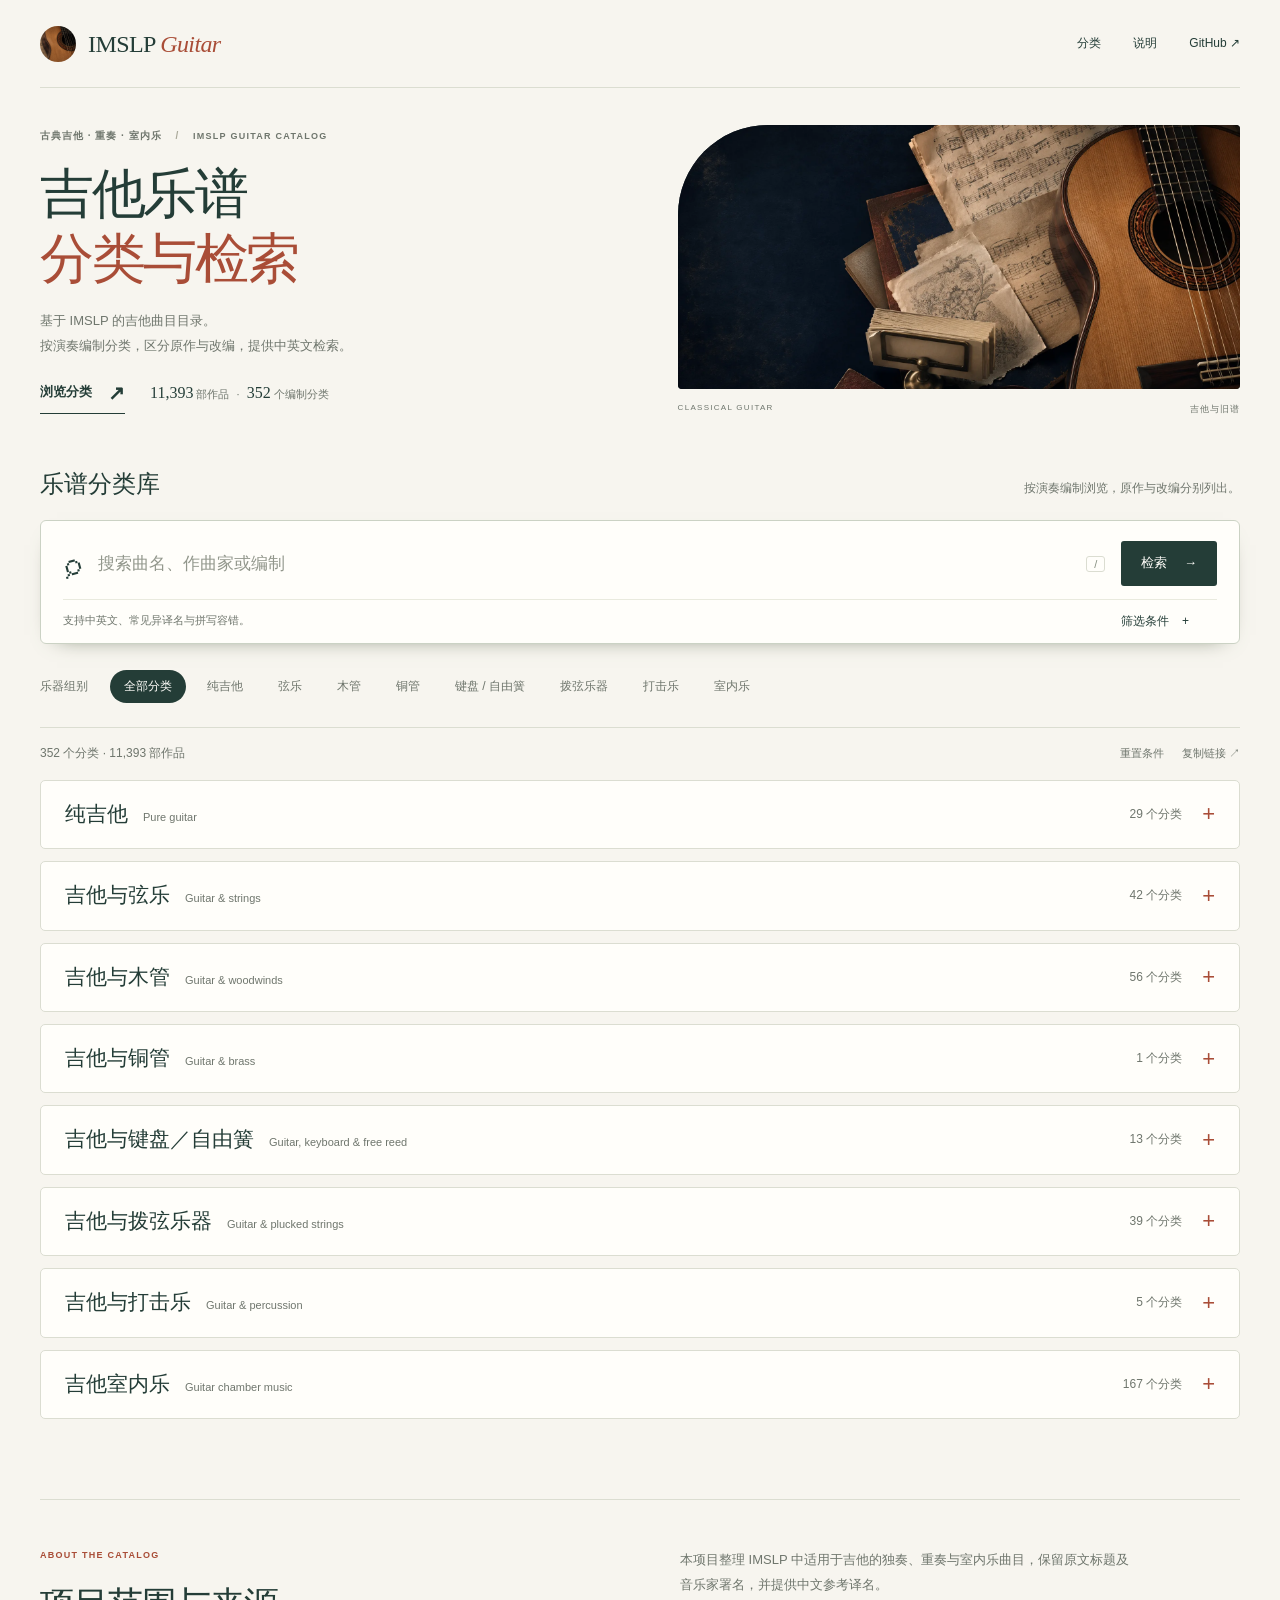
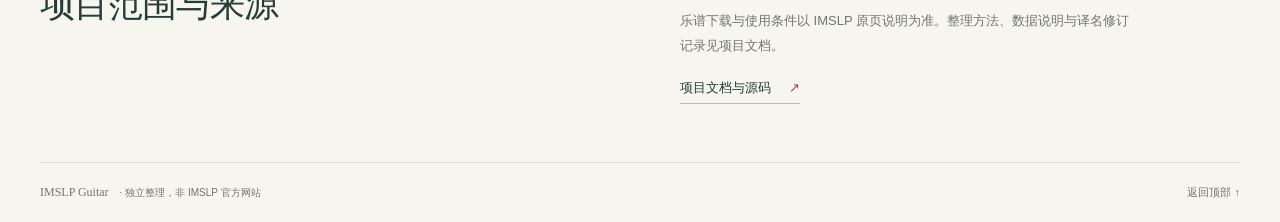
<file: public_site/index.html>
<!doctype html>
<html lang="zh-CN">
<head>
  <meta charset="utf-8">
  <meta name="viewport" content="width=device-width, initial-scale=1">
  <meta name="description" content="基于 IMSLP 的吉他乐谱分类与检索目录，涵盖独奏、重奏和室内乐，提供中英文曲名、作曲家与演奏编制检索。">
  <meta name="theme-color" content="#f7f5ef">
  <meta property="og:title" content="吉他乐谱分类与检索 · IMSLP Guitar">
  <meta property="og:description" content="按 IMSLP 演奏编制分类，区分原作与改编，提供中英文检索和作品来源链接。">
  <meta property="og:type" content="website">
  <meta property="og:image" content="https://lin-qian123.github.io/imslp-guitar/assets/archive-hero.webp">
  <meta name="twitter:card" content="summary_large_image">
  <title>IMSLP Guitar｜吉他乐谱分类与检索</title>
  <link rel="icon" type="image/png" href="assets/favicon.png">
  <link rel="apple-touch-icon" href="assets/favicon.png">
  <link rel="stylesheet" href="assets/site.css">
  <script src="assets/search.js" defer></script>
  <script src="assets/app.js" defer></script>
</head>
<body>
  <a class="skip-link" href="#search">跳至检索</a>
  <header class="masthead shell">
    <a class="brand" href="./" aria-label="IMSLP Guitar 首页"><img src="assets/favicon.png" alt="" width="40" height="40"><span>IMSLP <em>Guitar</em></span></a>
    <nav aria-label="主导航"><a href="#catalog">分类</a><a href="#about">说明</a><a href="https://github.com/lin-qian123/imslp-guitar" lang="en">GitHub ↗</a></nav>
  </header>
  <main>
    <section class="hero shell" aria-labelledby="hero-title">
      <div class="hero-copy">
        <p class="eyebrow">古典吉他 · 重奏 · 室内乐 <span aria-hidden="true">/</span> <span lang="en">IMSLP GUITAR CATALOG</span></p>
        <h1 id="hero-title">吉他乐谱<br><em>分类与检索</em></h1>
        <p class="lede">基于 IMSLP 的吉他曲目目录。<br>按演奏编制分类，区分原作与改编，提供中英文检索。</p>
        <div class="hero-bottom"><a class="browse-link" href="#catalog">浏览分类 <span aria-hidden="true">↗</span></a><p class="collection-count"><strong id="stat-works">—</strong> 部作品<span> · </span><strong id="stat-categories">—</strong> 个编制分类</p></div>
      </div>
      <figure class="hero-art">
        <div class="art-frame"><img src="assets/archive-hero.webp" alt="古典吉他与摊开的旧谱页" width="1672" height="941" fetchpriority="high"></div>
        <figcaption><span lang="en">CLASSICAL GUITAR</span><span>吉他与旧谱</span></figcaption>
      </figure>
    </section>
    <section class="catalog shell" id="catalog" aria-labelledby="catalog-title">
      <div class="catalog-heading"><h2 id="catalog-title">乐谱分类库</h2><p id="catalog-description">按演奏编制浏览，原作与改编分别列出。</p></div>
      <div class="search-panel">
        <form id="search-form" class="search-box" role="search">
          <label class="sr-only" for="search">搜索曲名、作曲家或编制</label>
          <span class="search-symbol" aria-hidden="true">⌕</span>
          <input id="search" type="search" role="combobox" aria-autocomplete="list" aria-expanded="false" aria-controls="search-options" autocomplete="off" spellcheck="false" placeholder="搜索曲名、作曲家或编制" aria-describedby="status">
          <kbd aria-hidden="true">/</kbd><button class="search-submit" type="submit">检索 <span aria-hidden="true">→</span></button>
        </form>
        <ul id="search-options" class="search-options" role="listbox" aria-label="搜索建议" hidden></ul>
        <div class="search-bottom">
          <p class="search-help">支持中英文、常见异译名与拼写容错。</p>
          <details class="filter-drawer" id="filter-drawer">
            <summary>筛选条件 <span aria-hidden="true">+</span></summary>
            <div class="filters">
              <label>乐器组别<select id="family-filter"><option value="all">全部组别</option></select></label>
              <label>原作 / 改编<select id="kind-filter"><option value="all">全部类型</option><option value="original">原作</option><option value="arrangement">改编</option></select></label>
              <label>IMSLP 编制<select id="category-filter"><option value="all">全部编制</option></select></label>
            </div>
          </details>
        </div>
      </div>
      <div class="browse-row"><span class="browse-label">乐器组别</span><div id="family-shortcuts" class="family-shortcuts" aria-label="按乐器组别浏览"></div></div>
      <div class="results-toolbar"><p id="status" role="status">正在载入目录…</p><div><button id="back-to-categories" type="button" hidden>返回分类库</button><button id="clear" type="button">重置条件</button><button id="share" type="button">复制链接 ↗</button></div></div>
      <p id="search-hint" class="search-hint" hidden></p>
      <div id="error" class="error" role="alert" hidden></div>
      <div id="category-directory" class="category-directory" aria-label="乐谱分类目录" aria-busy="true"></div>
      <div id="results" class="results" aria-busy="true" hidden></div>
      <button id="load-more" class="load-more" type="button" hidden>加载更多作品 <span aria-hidden="true">↓</span></button>
    </section>
    <aside class="about shell" id="about" aria-labelledby="about-title">
      <div><p class="eyebrow" lang="en">ABOUT THE CATALOG</p><h2 id="about-title">项目范围与来源</h2></div>
      <div class="about-copy"><p>本项目整理 IMSLP 中适用于吉他的独奏、重奏与室内乐曲目，保留原文标题及音乐家署名，并提供中文参考译名。</p><p>乐谱下载与使用条件以 IMSLP 原页说明为准。整理方法、数据说明与译名修订记录见项目文档。</p><a href="https://github.com/lin-qian123/imslp-guitar">项目文档与源码 <span aria-hidden="true">↗</span></a></div>
    </aside>
  </main>
  <footer class="shell"><span>IMSLP Guitar <span class="footer-note">· 独立整理，非 IMSLP 官方网站</span></span><a href="#">返回顶部 ↑</a></footer>
  <noscript>分类浏览与检索功能需要启用 JavaScript。</noscript>
</body>
</html>
</file>
<file: public_site/assets/site.css>
:root {
  --paper: #f7f5ef;
  --white: #fffefa;
  --ink: #243d37;
  --muted: #6f766d;
  --accent: #a94d37;
  --rule: #dbddd1;
  --tint: #edf0e7;
  --serif: "Iowan Old Style", "Baskerville", "Songti SC", "Noto Serif SC", "SimSun", serif;
  --sans: "Avenir Next", "Avenir", "PingFang SC", "Microsoft YaHei", sans-serif;
}
* { box-sizing: border-box; }
html { scroll-behavior: smooth; scroll-padding-top: 24px; }
body { margin: 0; background: var(--paper); color: var(--ink); font: 14px/1.6 var(--sans); -webkit-font-smoothing: antialiased; }
::selection { color: var(--white); background: var(--accent); }
a { color: inherit; }
button, input, select { font: inherit; }
button, summary, select { cursor: pointer; }
button, a, input, select, summary { outline-offset: 5px; }
:focus-visible { outline: 2px solid var(--accent); }
[hidden] { display: none !important; }
.shell { width: min(1240px, calc(100% - 80px)); margin-inline: auto; }
.sr-only { position: absolute; width: 1px; height: 1px; padding: 0; margin: -1px; overflow: hidden; clip: rect(0, 0, 0, 0); white-space: nowrap; border: 0; }
.skip-link { position: fixed; top: 10px; left: 10px; padding: 10px 18px; background: var(--ink); color: white; z-index: 100; transform: translateY(-180%); }
.skip-link:focus { transform: none; }
.masthead { min-height: 88px; display: flex; align-items: center; justify-content: space-between; border-bottom: 1px solid var(--rule); }
.brand { display: inline-flex; align-items: center; gap: 12px; text-decoration: none; }
.brand img { width: 36px; height: 36px; border-radius: 50%; }
.brand > span { font: 500 24px/1 var(--serif); letter-spacing: -.6px; }
.brand em { color: var(--accent); font-weight: 400; }
.masthead nav { display: flex; gap: 32px; align-items: center; }
.masthead nav a { font-size: 12px; text-decoration: none; transition: color .2s; }
.masthead nav a:hover { color: var(--accent); }
.hero { display: grid; grid-template-columns: 1.02fr 1fr; gap: 64px; align-items: center; padding-block: 30px 34px; }
.hero-copy { min-width: 0; padding-block: 10px; animation: appear .6s both; }
.eyebrow { margin: 0 0 18px; font-size: 10px; font-weight: 600; letter-spacing: .1em; color: var(--muted); }
.eyebrow > span[aria-hidden] { margin: 0 10px; color: #aaa99a; }
.eyebrow > span[lang] { font-size: 9px; letter-spacing: .14em; }
h1 { margin: 0; font: 500 clamp(44px, 4.2vw, 60px)/1.2 var(--serif); letter-spacing: -.045em; }
h1 em { color: var(--accent); font-style: normal; font-weight: 500; }
.lede { margin: 18px 0 14px; color: var(--muted); font-size: 13px; line-height: 1.9; }
.hero-bottom { display: flex; align-items: center; flex-wrap: wrap; gap: 20px 25px; }
.browse-link { display: inline-flex; gap: 16px; align-items: center; text-decoration: none; padding: 10px 0; border-bottom: 1px solid var(--ink); font-size: 13px; font-weight: 600; }
.browse-link span { font-size: 20px; line-height: 1; transition: transform .2s; }
.browse-link:hover span { transform: translate(2px,-2px); }
.collection-count { margin: 0; color: var(--muted); font-size: 11px; }
.collection-count strong { font: 500 16px var(--serif); color: var(--ink); }
.collection-count > span { padding-inline: 4px; }
.hero-art { margin: 0; min-width: 0; animation: appear .8s .05s both; }
.art-frame { height: 264px; overflow: hidden; border-radius: 90px 4px 4px 4px; background: #18262a; }
.hero-art img { width: 100%; height: 100%; display: block; object-fit: cover; object-position: 80% center; transition: transform .8s ease; }
.hero-art:hover img { transform: scale(1.025); }
.hero-art figcaption { display: flex; justify-content: space-between; gap: 12px; margin-top: 13px; color: var(--muted); font-size: 9px; letter-spacing: .1em; }
.hero-art figcaption span:first-child { font-size: 8px; letter-spacing: .16em; }
.catalog { padding-block: 10px 80px; scroll-margin-top: 10px; }
.catalog-heading { display: flex; align-items: baseline; justify-content: space-between; gap: 20px; margin-bottom: 18px; }
.catalog-heading h2 { margin: 0; font: 500 24px/1.4 var(--serif); overflow-wrap: anywhere; }
.catalog-heading p { margin: 0; max-width: 50%; color: var(--muted); font-size: 12px; overflow-wrap: anywhere; }
.search-panel { position: relative; padding: 8px 22px 0; background: var(--white); border: 1px solid #cbd2c4; border-radius: 6px; box-shadow: 0 8px 22px -17px #4d5b40; }
.search-box { display: flex; align-items: center; gap: 16px; min-height: 70px; }
.search-symbol { flex-shrink: 0; color: var(--ink); font: 34px var(--serif); transform: rotate(-15deg); }
.search-box input { flex: 1; min-width: 0; height: 48px; border: 0; background: none; color: var(--ink); outline: none; font-size: 17px; }
.search-box input::placeholder { color: #92978c; }
.search-panel:focus-within { border-color: #798e76; box-shadow: 0 0 0 3px #e8ede1; }
kbd { padding: 1px 7px; color: #858e7f; border: 1px solid var(--rule); border-radius: 3px; font: 11px var(--sans); }
.search-submit { border: 0; padding: 12px 20px; background: var(--ink); color: var(--white); border-radius: 3px; font-size: 13px; white-space: nowrap; }
.search-submit span { margin-left: 13px; }
.search-submit:hover { background: #36564d; }
.search-options { position: absolute; z-index: 10; top: 78px; left: 21px; right: 21px; margin: 0; padding: 6px; list-style: none; background: var(--white); border: 1px solid #cbd2c4; border-radius: 4px; box-shadow: 0 16px 28px -16px #243d3750; max-height: min(400px, 50vh); overflow-y: auto; }
.search-option { display: flex; align-items: center; justify-content: space-between; gap: 20px; padding: 11px 14px; border-radius: 3px; cursor: pointer; }
.search-option + .search-option { border-top: 1px solid #eeefe6; }
.search-option:hover, .search-option[aria-selected="true"] { background: var(--tint); }
.option-copy { min-width: 0; }
.option-copy strong { display: block; font-weight: 500; font-size: 14px; overflow-wrap: anywhere; }
.option-copy small { display: block; margin-top: 3px; color: var(--muted); font-size: 11px; overflow-wrap: anywhere; }
.option-kind { flex-shrink: 0; color: var(--accent); font-size: 10px; }
.search-hint { margin: 0 0 16px; color: var(--accent); font-size: 12px; }
.relax-filters { display: block; margin: 20px auto 0; border: 1px solid var(--rule); border-radius: 3px; background: var(--white); color: var(--ink); padding: 9px 16px; }
.search-bottom { display: flex; align-items: start; flex-wrap: wrap; justify-content: space-between; gap: 10px 28px; padding: 12px 0; border-top: 1px solid #e9eade; }
.search-help { margin: 0; color: var(--muted); font-size: 11px; }
.filter-drawer { display: contents; }
.filter-drawer summary { list-style: none; font-size: 12px; color: var(--ink); margin-left: auto; }
.filter-drawer summary::-webkit-details-marker { display: none; }
.filter-drawer summary span { display: inline-block; margin-left: 10px; transition: transform .2s; }
.filter-drawer[open] summary span { transform: rotate(45deg); }
.filters { flex-basis: 100%; display: grid; grid-template-columns: 1fr .7fr 1.6fr; gap: 14px; padding: 10px 0 9px; }
.filters label { min-width: 0; color: var(--muted); font-size: 11px; }
.filters select { width: 100%; min-width: 0; margin-top: 6px; padding: 10px; height: 43px; border: 1px solid var(--rule); border-radius: 3px; background: var(--paper); color: var(--ink); font-size: 12px; }
.browse-row { display: flex; gap: 22px; align-items: baseline; margin: 26px 0 24px; }
.browse-label { flex-shrink: 0; color: var(--muted); font-size: 12px; }
.family-shortcuts { display: flex; flex-wrap: wrap; gap: 7px; min-width: 0; }
.family-shortcut { border: 1px solid transparent; border-radius: 25px; padding: 6px 13px; background: none; color: var(--muted); font-size: 12px; white-space: nowrap; transition: background .2s,color .2s; }
.family-shortcut:hover { background: #e9ecdf; color: var(--ink); }
.family-shortcut[aria-pressed="true"] { color: var(--white); background: var(--ink); }
.results-toolbar { display: flex; flex-wrap: wrap; gap: 8px 20px; align-items: center; justify-content: space-between; padding-block: 14px; border-top: 1px solid var(--rule); }
.results-toolbar p { margin: 0; color: var(--muted); font-size: 12px; }
.results-toolbar > div { display: flex; gap: 18px; }
.results-toolbar button { padding: 3px 0; border: 0; background: none; color: var(--muted); font-size: 11px; }
.results-toolbar button:hover { color: var(--accent); }
.category-directory { display: grid; gap: 12px; }
.category-group { background: var(--white); border: 1px solid var(--rule); border-radius: 5px; }
.category-group > summary { display: flex; align-items: center; gap: 20px; padding: 19px 24px; list-style: none; }
.category-group > summary::-webkit-details-marker { display: none; }
.category-group > summary::after { content: "+"; flex-shrink: 0; color: var(--accent); font: 22px var(--sans); }
.category-group[open] > summary::after { content: "−"; }
.category-group > summary:hover { background: #f1f3ea; }
.group-label { flex: 1; min-width: 0; font: 500 21px/1.4 var(--serif); }
.group-label small { display: inline-block; margin-left: 15px; font: 11px/1.4 var(--sans); color: var(--muted); }
.group-count { flex-shrink: 0; font-size: 12px; color: var(--muted); }
.category-grid { display: grid; grid-template-columns: repeat(3, minmax(0, 1fr)); gap: 12px; padding: 4px 20px 20px; }
.category-card { display: flex; flex-direction: column; min-width: 0; padding: 19px 20px 15px; text-decoration: none; background: var(--paper); border: 1px solid #e0e2d6; border-radius: 3px; transition: border-color .2s, background .2s; }
.category-card:hover { background: #edf1e5; border-color: #a9b99b; }
.category-card-meta { display: flex; justify-content: space-between; align-items: center; gap: 10px; color: var(--muted); font-size: 11px; }
.category-card h3 { margin: 15px 0 5px; font: 500 20px/1.4 var(--serif); overflow-wrap: anywhere; }
.category-source-name { margin: 0 0 17px; color: var(--muted); font: 12px/1.5 var(--serif); overflow-wrap: anywhere; }
.category-enter { margin-top: auto; color: var(--accent); font-size: 11px; }
.results { display: grid; grid-template-columns: repeat(3, minmax(0,1fr)); gap: 14px; }
.result { position: relative; min-width: 0; display: flex; flex-direction: column; padding: 24px 24px 18px; background: var(--white); border: 1px solid #e0e2d8; border-radius: 4px; transition: border-color .2s,box-shadow .2s,transform .2s; }
.result:hover { border-color: #b8c3ae; box-shadow: 0 12px 30px -22px #5b6e51; transform: translateY(-2px); }
.result-header { display: flex; gap: 8px; justify-content: space-between; align-items: center; margin-bottom: 16px; }
.result-number { color: #8c967f; font: italic 14px var(--serif); }
.result-kind { color: var(--muted); font-size: 10px; padding: 2px 7px; background: var(--tint); border-radius: 2px; }
.result-title { margin-bottom: 17px; }
.result h3 { margin: 0; color: var(--ink); font: 500 21px/1.4 var(--serif); overflow-wrap: anywhere; }
.result-title-en { margin: 5px 0 0; color: var(--muted); font: 13px/1.4 var(--serif); overflow-wrap: anywhere; }
.result-meta { margin-top: auto; }
.result-composer { display: flex; flex-wrap: wrap; gap: 2px 6px; margin: 0 0 13px; color: var(--ink); font-size: 12px; line-height: 1.5; }
.result-composer span { color: var(--muted); font: 11px/1.6 var(--sans); }
.category-list { display: flex; flex-wrap: wrap; gap: 5px; }
.category-chip { display: block; max-width: 100%; padding: 3px 6px; border: 1px solid #e3e7d9; border-radius: 2px; background: #f7f8f2; color: #607057; font-size: 10px; line-height: 1.5; text-align: left; overflow-wrap: anywhere; }
.category-chip:hover { color: var(--accent); border-color: #c9c4af; }
.category-extra { margin-top: 6px; color: var(--muted); font-size: 11px; }
.category-extra summary { width: fit-content; }
.category-extra .category-list { margin-top: 6px; }
.source-link { display: flex; justify-content: space-between; align-items: center; margin-top: 18px; padding-top: 13px; border-top: 1px solid #eeefe6; text-decoration: none; font-size: 11px; color: var(--muted); }
.source-link::after { content: "↗"; color: var(--accent); font: 19px var(--serif); transition: transform .2s; }
.source-link:hover { color: var(--accent); }
.source-link:hover::after { transform: translate(2px,-2px); }
.load-more { display: block; margin: 32px auto 0; padding: 12px 40px; color: var(--ink); background: none; border: 1px solid #a6b49a; border-radius: 30px; font-size: 13px; }
.load-more span { margin-left: 16px; }
.load-more:hover { color: var(--white); background: var(--ink); }
.empty { grid-column: 1/-1; padding: 75px 20px; text-align: center; border: 1px dashed var(--rule); border-radius: 4px; color: var(--muted); }
.empty strong { display: block; margin-bottom: 10px; color: var(--ink); font: 25px var(--serif); }
.error { margin-block: 20px; padding: 18px; border-left: 3px solid var(--accent); background: #f6e9e3; color: #7d3527; }
.about { display: grid; grid-template-columns: 1fr 1fr; gap: 80px; padding-block: 48px 58px; border-top: 1px solid var(--rule); }
.about .eyebrow { color: var(--accent); margin-bottom: 18px; font-size: 9px; letter-spacing: .14em; }
.about h2 { margin: 0; font: 500 35px/1.45 var(--serif); letter-spacing: -.03em; }
.about-copy { align-self: center; max-width: 460px; color: var(--muted); font-size: 13px; line-height: 1.9; }
.about-copy p { margin: 0 0 12px; }
.about-copy a { display: inline-block; margin-top: 5px; color: var(--ink); text-decoration: none; border-bottom: 1px solid #b8c0ad; padding-bottom: 3px; }
.about-copy a span { margin-left: 14px; color: var(--accent); }
footer { display: flex; justify-content: space-between; align-items: center; gap: 25px; padding-block: 22px; border-top: 1px solid var(--rule); color: var(--muted); font: 12px var(--serif); }
.footer-note { margin-left: 8px; font: 10px var(--sans); }
footer a { font: 11px var(--sans); text-decoration: none; }
noscript { display: block; padding: 20px; text-align: center; background: var(--ink); color: var(--white); }
@keyframes appear { from { opacity: 0; transform: translateY(8px); } to { opacity: 1; transform: none; } }
@media (max-width: 1100px) {
  .shell { width: calc(100% - 64px); }
  .hero { gap: 36px; }
  h1 { font-size: clamp(42px,5.2vw,56px); }
  .art-frame { height: 264px; border-top-left-radius: 90px; }
  .hero-bottom { gap: 12px; }
  .results { grid-template-columns: repeat(2,minmax(0,1fr)); }
  .category-grid { grid-template-columns: repeat(2, minmax(0, 1fr)); }
  .eyebrow > span[lang], .eyebrow > span[aria-hidden] { display: none; }
  .browse-row { align-items: flex-start; }
  .browse-label { padding-top: 7px; }
}
@media (max-width: 700px) {
  .shell { width: calc(100% - 40px); }
  .masthead { min-height: 74px; }
  .brand > span { font-size: 21px; }
  .brand img { width: 30px; height: 30px; }
  .masthead nav { gap: 18px; }
  .masthead nav a { font-size: 11px; }
  .hero { gap: 20px; padding-block: 32px; grid-template-columns: minmax(0,1fr) minmax(0,.72fr); }
  .hero-copy { padding: 0; }
  .eyebrow { font-size: 9px; margin-bottom: 17px; letter-spacing: .035em; }
  h1 { font-size: clamp(28px,6.7vw,42px); line-height: 1.27; letter-spacing: -.055em; white-space: nowrap; }
  .lede { margin: 16px 0 12px; font-size: 12px; line-height: 1.8; }
  .hero-bottom { display: block; }
  .browse-link { padding-block: 6px; font-size: 12px; gap: 8px; }
  .collection-count { margin-top: 17px; font-size: 9px; line-height: 1.6; }
  .collection-count strong { font-size: 12px; }
  .collection-count > span { padding: 0; }
  .art-frame { height: 264px; border-radius: 80px 3px 3px 3px; }
  .hero-art img { object-position: 88% center; }
  .hero-art figcaption { justify-content: end; font-size: 8px; margin-top: 8px; }
  .hero-art figcaption span:first-child { display: none; }
  .catalog { padding-block: 10px 48px; }
  .catalog-heading { margin-bottom: 13px; }
  .catalog-heading h2 { font-size: 21px; }
  .catalog-heading { align-items: flex-start; flex-direction: column; gap: 4px; }
  .catalog-heading p { max-width: 100%; font-size: 11px; }
  .search-panel { padding: 4px 13px 0; }
  .search-box { min-height: 62px; gap: 8px; }
  .search-symbol { font-size: 28px; }
  .search-box input { font-size: 16px; }
  .search-options { top: 66px; left: 12px; right: 12px; }
  .search-option { padding: 10px; gap: 12px; }
  .search-submit { padding: 10px 13px; font-size: 12px; }
  .search-submit span, kbd { display: none; }
  .search-bottom { gap: 10px; }
  .search-help { font-size: 10px; padding-block: 5px; }
  .filter-drawer summary { padding-block: 5px; font-size: 11px; }
  .filter-drawer summary span { margin-left: 4px; }
  .filters { grid-template-columns: 1fr; gap: 12px; }
  .filters select { font-size: 16px; }
  .browse-row { display: block; margin: 20px 0 12px; }
  .browse-label { display: none; }
  .family-shortcuts { flex-wrap: nowrap; overflow-x: auto; scrollbar-width: thin; padding-bottom: 7px; }
  .family-shortcut { flex: 0 0 auto; padding: 6px 12px; font-size: 11px; }
  .results-toolbar { gap: 10px; }
  .results-toolbar p { font-size: 11px; }
  .results-toolbar > div { gap: 14px; }
  .results-toolbar button { font-size: 10px; }
  .category-group > summary { padding: 16px; gap: 10px; }
  .group-label { font-size: 19px; }
  .group-label small { display: block; margin: 3px 0 0; font-size: 10px; }
  .group-count { font-size: 11px; }
  .category-grid { grid-template-columns: 1fr; padding: 0 12px 12px; }
  .results { grid-template-columns: 1fr; gap: 12px; }
  .result { padding: 22px 22px 16px; }
  .result h3 { font-size: 22px; }
  .result-title-en { font-size: 14px; }
  .about { grid-template-columns: 1fr; gap: 22px; padding-block: 30px 35px; }
  .about h2 { font-size: 30px; }
  footer { align-items: flex-start; gap: 15px; }
  .footer-note { display: block; margin: 7px 0 0; font-size: 9px; }
}
@media (max-width: 370px) {
  .shell { width: calc(100% - 28px); }
  .brand { gap: 7px; }
  .masthead nav { gap: 12px; }
  .hero { gap: 12px; }
  .art-frame { height: 260px; }
  .hero-bottom .collection-count { max-width: 152px; }
}
@media (prefers-reduced-motion: reduce) {
  html { scroll-behavior: auto; }
  *, *::before, *::after { animation: none !important; transition: none !important; }
}
</file>
